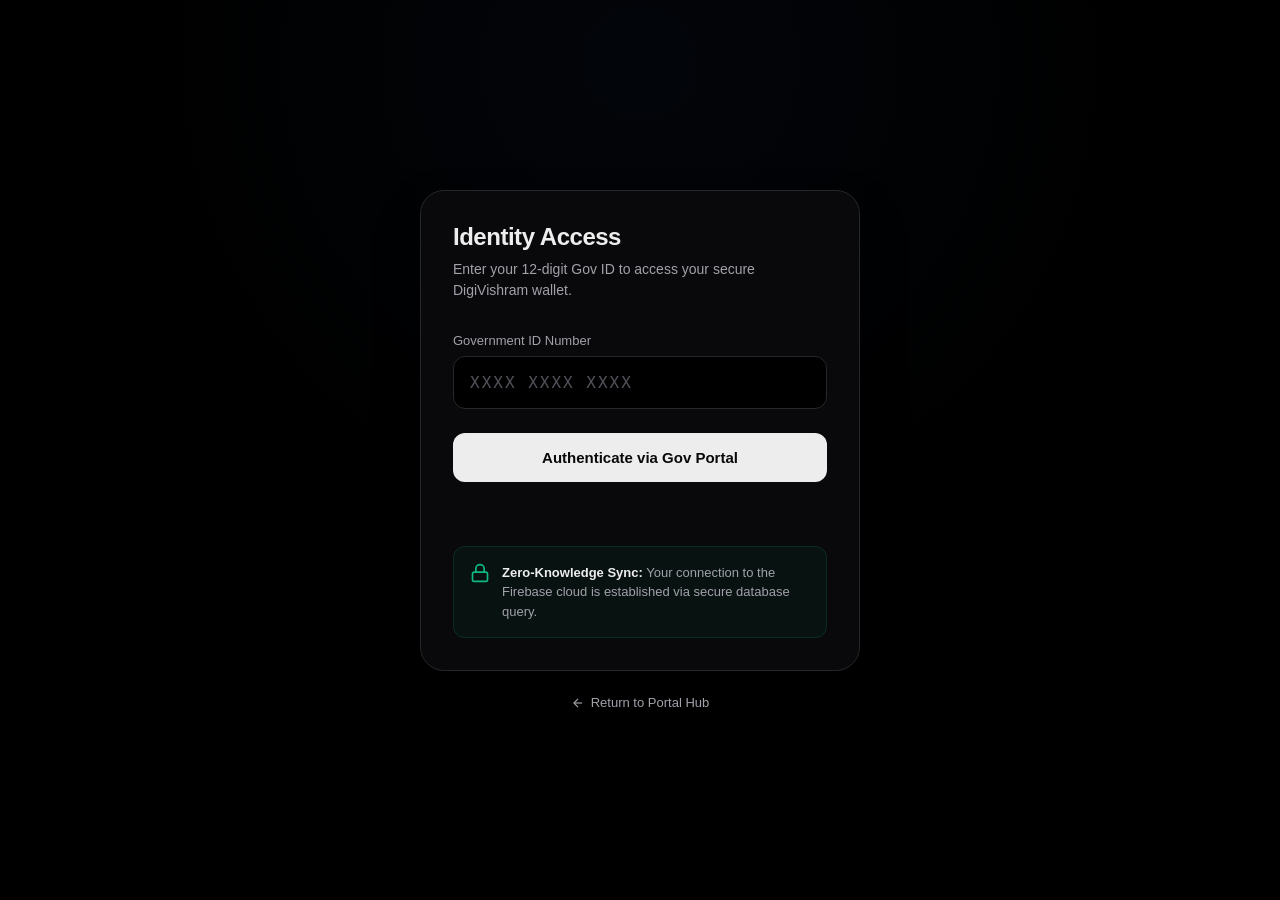
<file: register.html>
<!DOCTYPE html>
<html lang="en">
<head>
    <meta charset="UTF-8">
    <meta name="viewport" content="width=device-width, initial-scale=1.0">
    <title>DigiVishram - Guest Access</title>
    <style>
        /* =========================================
           ULTRA-MODERN RESET & BASE 
           ========================================= */
        * { margin: 0; padding: 0; box-sizing: border-box; font-family: 'Inter', -apple-system, BlinkMacSystemFont, 'Segoe UI', Roboto, Helvetica, Arial, sans-serif; }
        
        body { 
            background-color: #000000; /* Pure OLED Black */
            color: #ededed;
            display: flex; justify-content: center; align-items: center; 
            min-height: 100vh; padding: 20px;
            overflow: hidden;
            flex-direction: column;
        }

        /* Subtle Background Glow */
        .background-glow {
            position: absolute; top: -50%; left: 50%; transform: translateX(-50%);
            width: 80vw; height: 80vw;
            background: radial-gradient(circle, rgba(59, 130, 246, 0.04) 0%, rgba(0, 0, 0, 0) 70%);
            z-index: -1; pointer-events: none;
        }

        /* =========================================
           LOGIN MODAL STYLING
           ========================================= */
        .app-container { 
            background: #09090b; 
            width: 100%; max-width: 440px; 
            border-radius: 24px; 
            border: 1px solid #27272a;
            box-shadow: 0 25px 50px -12px rgba(0, 0, 0, 0.5); 
            display: flex; flex-direction: column; 
            overflow: hidden;
            animation: fadeUp 0.6s cubic-bezier(0.2, 0.8, 0.2, 1) forwards;
        }

        @keyframes fadeUp {
            0% { opacity: 0; transform: translateY(20px); }
            100% { opacity: 1; transform: translateY(0); }
        }

        .header { 
            padding: 32px 32px 16px 32px; 
            text-align: left; 
        }
        
        .header-title { 
            font-size: 24px; font-weight: 700; letter-spacing: -0.02em;
            color: #ededed; margin-bottom: 8px;
        }

        .header-subtitle {
            font-size: 14px; color: #a1a1aa; line-height: 1.5;
        }

        .content { padding: 0 32px 32px 32px; }

        .form-group { margin-bottom: 24px; margin-top: 16px; }
        .label { display: block; font-size: 13px; font-weight: 500; color: #a1a1aa; margin-bottom: 8px; }
        
        .input-field { 
            width: 100%; padding: 16px; font-size: 16px; 
            background-color: #000000; 
            border: 1px solid #27272a; 
            border-radius: 12px; color: #ededed; 
            outline: none; transition: all 0.2s; 
            letter-spacing: 2px; font-family: monospace;
        }
        
        .input-field:focus { 
            border-color: #3b82f6; 
            box-shadow: 0 0 0 1px #3b82f6; 
        }
        
        .input-field::placeholder { color: #52525b; }

        /* High-Contrast Primary Action Button */
        .btn-primary { 
            width: 100%; padding: 16px; 
            background-color: #ededed; 
            color: #09090b; border: none; 
            border-radius: 12px; font-size: 15px; 
            font-weight: 600; cursor: pointer; 
            transition: all 0.2s; 
            display: flex; justify-content: center; align-items: center; gap: 10px; 
        }
        
        .btn-primary:hover:not(:disabled) { 
            background-color: #ffffff; 
            transform: translateY(-1px); 
            box-shadow: 0 4px 12px rgba(255,255,255,0.1); 
        }
        
        .btn-primary:disabled { 
            background-color: #27272a; color: #52525b; cursor: not-allowed; 
        }

        /* Modern Dark Mode Security Note */
        .security-note { 
            margin-top: 24px; padding: 16px; 
            background-color: rgba(16, 185, 129, 0.05); 
            border: 1px solid rgba(16, 185, 129, 0.15); 
            border-radius: 12px; font-size: 13px; 
            color: #a1a1aa; display: flex; gap: 12px; align-items: flex-start; line-height: 1.5;
        }
        .security-note svg { stroke: #10b981; flex-shrink: 0; }
        .security-note strong { color: #ededed; }

        #status-box { margin-top: 20px; text-align: center; font-size: 14px; font-weight: 500; min-height: 20px; }

        .spinner { 
            border: 2px solid rgba(9,9,11,0.2); border-radius: 50%; 
            border-top: 2px solid #09090b; width: 18px; height: 18px; 
            animation: spin 0.8s linear infinite; display: none; 
        }
        @keyframes spin { 0% { transform: rotate(0deg); } 100% { transform: rotate(360deg); } }

        /* Back Button */
        .back-link {
            margin-top: 24px; color: #a1a1aa; text-decoration: none;
            font-size: 13px; display: flex; align-items: center; gap: 6px;
            transition: color 0.2s;
            animation: fadeUp 0.8s cubic-bezier(0.2, 0.8, 0.2, 1) forwards;
        }
        .back-link:hover { color: #ededed; }
        .back-link svg { width: 14px; height: 14px; }

    </style>
</head>
<body>

    <div class="background-glow"></div>

    <div class="app-container">
        <header class="header">
            <h1 class="header-title">Identity Access</h1>
            <p class="header-subtitle">Enter your 12-digit Gov ID to access your secure DigiVishram wallet.</p>
        </header>

        <div class="content">
            <div class="form-group">
                <label class="label">Government ID Number</label>
                <input type="tel" id="govIdInput" class="input-field" placeholder="XXXX XXXX XXXX" maxlength="14" autocomplete="off">
            </div>
            
            <button id="verifyBtn" class="btn-primary" onclick="processLogin()">
                <div class="spinner" id="spinner"></div>
                <span id="btnText">Authenticate via Gov Portal</span>
            </button>
            
            <div id="status-box"></div>
            
            <div class="security-note">
                <svg width="20" height="20" viewBox="0 0 24 24" fill="none" stroke-width="2">
                    <rect x="3" y="11" width="18" height="11" rx="2" ry="2"></rect><path d="M7 11V7a5 5 0 0 1 10 0v4"></path>
                </svg>
                <div>
                    <strong>Zero-Knowledge Sync:</strong> Your connection to the Firebase cloud is established via secure database query.
                </div>
            </div>
        </div>
    </div>

    <a href="index.html" class="back-link">
        <svg viewBox="0 0 24 24" fill="none" stroke="currentColor" stroke-width="2"><path d="M19 12H5"></path><path d="M12 19l-7-7 7-7"></path></svg>
        Return to Portal Hub
    </a>

    <script>
        // Formats the input to add spaces automatically
        document.getElementById('govIdInput').addEventListener('input', function (e) {
            let target = e.target;
            let val = target.value.replace(/\D/g, '').substring(0, 12);
            target.value = val != '' ? val.match(/.{1,4}/g).join(' ') : '';
        });

        // The Firebase Search Logic (Untouched, perfectly stable)
        async function processLogin() {
            const rawInput = document.getElementById('govIdInput').value.replace(/\s/g, '');
            const btn = document.getElementById('verifyBtn');
            const spinner = document.getElementById('spinner');
            const btnText = document.getElementById('btnText');
            const statusBox = document.getElementById('status-box');

            if (rawInput.length !== 12) {
                alert("Please enter a valid 12-digit ID number."); 
                return;
            }

            btn.disabled = true; 
            spinner.style.display = 'block'; 
            btnText.innerText = 'Searching Database...';
            statusBox.style.color = "#3b82f6"; 
            statusBox.innerText = 'Connecting to Firebase...';

            try {
                // Search the Firebase Database for the 12-digit number
                const queryUrl = "https://firestore.googleapis.com/v1/projects/yatrisathi-4e0fb/databases/(default)/documents:runQuery";
                const queryBody = {
                    structuredQuery: {
                        from: [{ collectionId: "government_citizens" }],
                        where: {
                            fieldFilter: {
                                field: { fieldPath: "aadharNumber" },
                                op: "EQUAL",
                                value: { stringValue: rawInput }
                            }
                        }
                    }
                };

                const response = await fetch(queryUrl, {
                    method: 'POST',
                    headers: { 'Content-Type': 'application/json' },
                    body: JSON.stringify(queryBody)
                });

                const data = await response.json();

                // If Firebase finds a match, log the user in
                if (data[0] && data[0].document) {
                    const doc = data[0].document;
                    const realName = doc.fields.fullName.stringValue;
                    
                    const cleanDocId = doc.fields.customId.stringValue;

                    statusBox.style.color = "#10b981";
                    statusBox.innerText = `Identity Verified! Welcome, ${realName}. Redirecting...`;

                    setTimeout(() => {
                        window.location.href = `wallet.html?auth=${cleanDocId}`;
                    }, 1500);

                } else {
                    statusBox.style.color = "#ef4444";
                    statusBox.innerText = 'Identity not found in Cloud. Please register at the Kiosk.';
                    btn.disabled = false; 
                    spinner.style.display = 'none'; 
                    btnText.innerText = 'Try Again';
                }

            } catch (error) {
                console.error(error);
                statusBox.style.color = "#ef4444"; 
                statusBox.innerText = 'Database connection error.';
                btn.disabled = false; 
                spinner.style.display = 'none'; 
                btnText.innerText = 'Try Again';
            }
        }
    </script>
</body>
</html>
</file>
